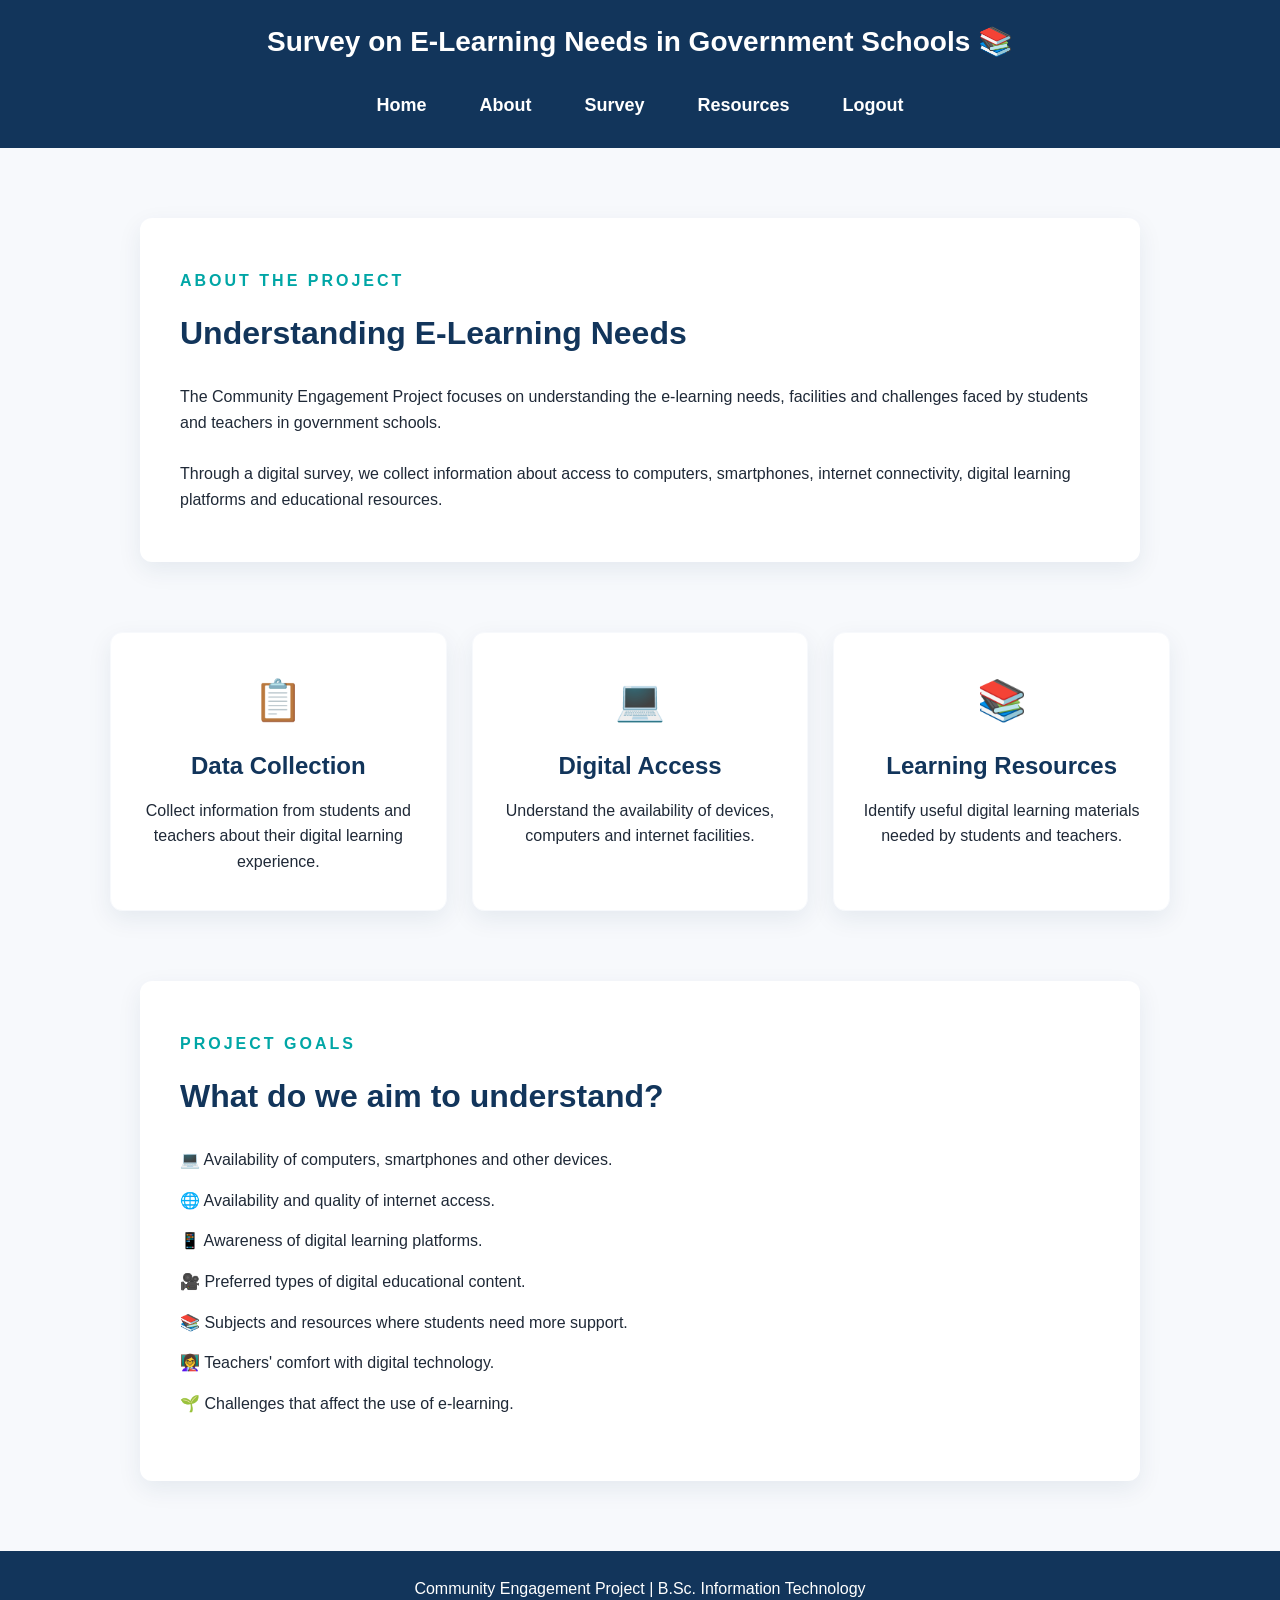
<file: about - Copy.html>
﻿<!DOCTYPE html>
<html lang="en">

<head>

    <meta charset="UTF-8">

    <meta name="viewport" content="width=device-width, initial-scale=1.0">

    <title>E-Learning CEP - About</title>

    <link rel="stylesheet" href="style.css">

</head>

<body>


    <!-- Navigation Bar -->

    <header>

        <div class="navbar">

            <h2>
                Survey on E-Learning Needs in Government Schools 📚
            </h2>

            <nav>

                <a href="home.html">Home</a>

                <a href="about.html">About</a>

                <a href="survey.html">Survey</a>

                <a href="resources.html">Resources</a>

                <a href="login.html">Logout</a>

            </nav>

        </div>

    </header>


    <!-- About Page -->

    <main>

        <section class="purpose">

            <p class="tagline">
                ABOUT THE PROJECT
            </p>

            <h2>
                Understanding E-Learning Needs
            </h2>

            <p>
                The Community Engagement Project focuses on understanding
                the e-learning needs, facilities and challenges faced by
                students and teachers in government schools.
            </p>

            <br>

            <p>
                Through a digital survey, we collect information about
                access to computers, smartphones, internet connectivity,
                digital learning platforms and educational resources.
            </p>

        </section>


        <!-- Project Objectives -->

        <section class="info-section">

            <div class="info-card">

                <div class="info-icon">📋</div>

                <h2>Data Collection</h2>

                <p>
                    Collect information from students and teachers
                    about their digital learning experience.
                </p>

            </div>


            <div class="info-card">

                <div class="info-icon">💻</div>

                <h2>Digital Access</h2>

                <p>
                    Understand the availability of devices,
                    computers and internet facilities.
                </p>

            </div>


            <div class="info-card">

                <div class="info-icon">📚</div>

                <h2>Learning Resources</h2>

                <p>
                    Identify useful digital learning materials
                    needed by students and teachers.
                </p>

            </div>

        </section>


        <!-- Project Goals -->

        <section class="purpose">

            <p class="tagline">
                PROJECT GOALS
            </p>

            <h2>
                What do we aim to understand?
            </h2>

            <div class="purpose-list">

                <h4>
                    💻 Availability of computers, smartphones and other devices.
                </h4>

                <h4>
                    🌐 Availability and quality of internet access.
                </h4>

                <h4>
                    📱 Awareness of digital learning platforms.
                </h4>

                <h4>
                    🎥 Preferred types of digital educational content.
                </h4>

                <h4>
                    📚 Subjects and resources where students need more support.
                </h4>

                <h4>
                    👩‍🏫 Teachers' comfort with digital technology.
                </h4>

                <h4>
                    🌱 Challenges that affect the use of e-learning.
                </h4>

            </div>

        </section>

    </main>


    <!-- Footer -->

    <footer>

        Community Engagement Project |
        B.Sc. Information Technology

    </footer>


</body>

</html>
</file>
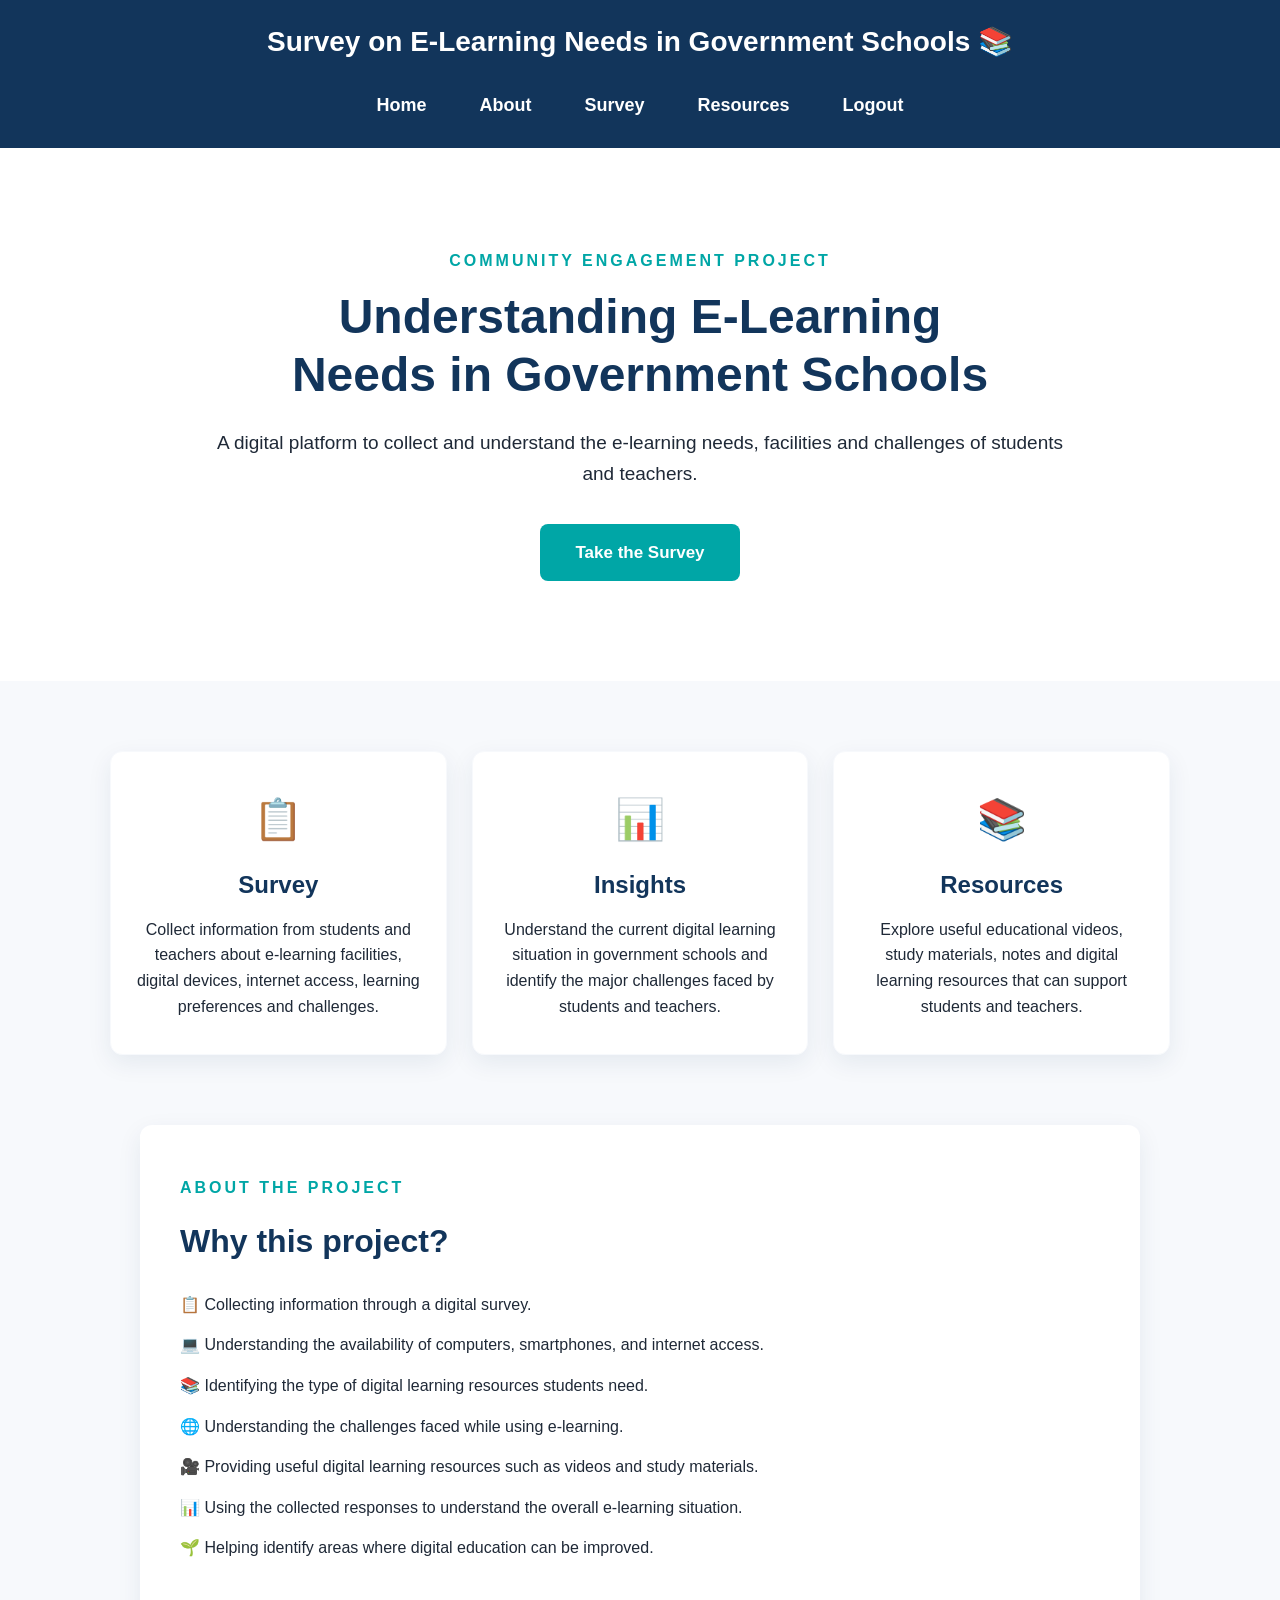
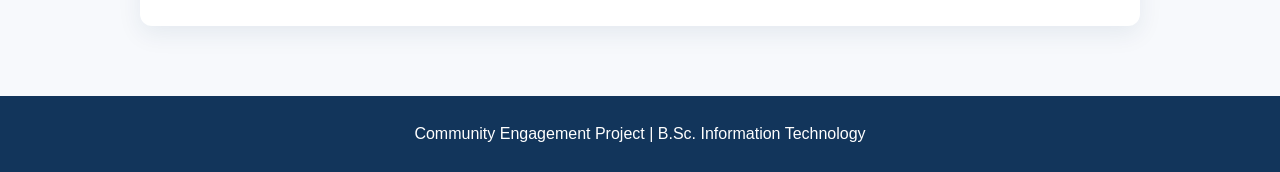
<file: home.html>
﻿<!DOCTYPE html>
<html lang="en">

<head>
    <meta charset="UTF-8">
    <meta name="viewport" content="width=device-width, initial-scale=1.0">

    <title>E-Learning CEP - Home</title>

    <link rel="stylesheet" href="style.css">
</head>

<body>

    <!-- Navigation Bar -->
    <header>
        <div class="navbar">

            <h2>Survey on E-Learning Needs in Government Schools 📚</h2>

            <nav>
                <a href="home.html">Home</a>
                <a href="about.html">About</a>
                <a href="survey.html">Survey</a>
                <a href="resources.html">Resources</a>
                <a href="index.html">Logout</a>
            </nav>

        </div>
    </header>


    <!-- Main Content -->
    <main>

        <section class="content">

            <p class="tagline">COMMUNITY ENGAGEMENT PROJECT</p>

            <h1>
                Understanding E-Learning<br>
                Needs in Government Schools
            </h1>

            <p>
                A digital platform to collect and understand the
                e-learning needs, facilities and challenges of
                students and teachers.
            </p>

            <a href="survey.html" class="survey-btn">
                Take the Survey
            </a>

        </section>


        <!-- Information Cards -->
        <section class="info-section">

            <div class="info-card">

                <div class="info-icon">📋</div>

                <h2>Survey</h2>

                <p>
                    Collect information from students and teachers
                    about e-learning facilities, digital devices,
                    internet access, learning preferences and
                    challenges.
                </p>

            </div>


            <div class="info-card">

                <div class="info-icon">📊</div>

                <h2>Insights</h2>

                <p>
                    Understand the current digital learning situation
                    in government schools and identify the major
                    challenges faced by students and teachers.
                </p>

            </div>


            <div class="info-card">

                <div class="info-icon">📚</div>

                <h2>Resources</h2>

                <p>
                    Explore useful educational videos, study materials,
                    notes and digital learning resources that can
                    support students and teachers.
                </p>

            </div>

        </section>


        <!-- About Project -->
        <section class="purpose">

            <p class="tagline">ABOUT THE PROJECT</p>

            <h2>Why this project?</h2>

            <div class="purpose-list">

                <h4>📋 Collecting information through a digital survey.</h4>

                <h4>
                    💻 Understanding the availability of computers,
                    smartphones, and internet access.
                </h4>

                <h4>
                    📚 Identifying the type of digital learning
                    resources students need.
                </h4>

                <h4>
                    🌐 Understanding the challenges faced while
                    using e-learning.
                </h4>

                <h4>
                    🎥 Providing useful digital learning resources
                    such as videos and study materials.
                </h4>

                <h4>
                    📊 Using the collected responses to understand
                    the overall e-learning situation.
                </h4>

                <h4>
                    🌱 Helping identify areas where digital education
                    can be improved.
                </h4>

            </div>

        </section>

    </main>


    <!-- Footer -->
    <footer>

        Community Engagement Project |
        B.Sc. Information Technology

    </footer>

</body>

</html>
</file>
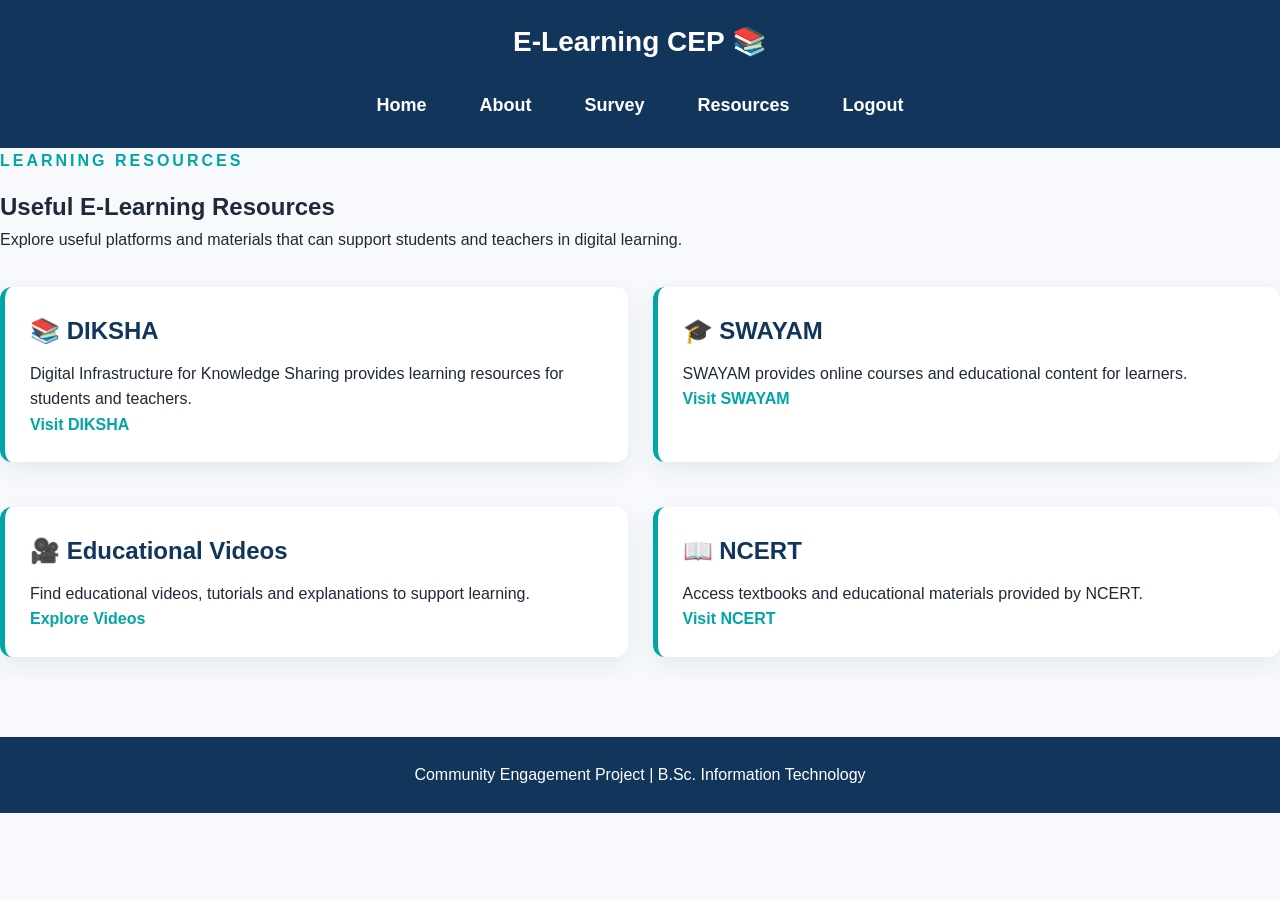
<file: resources.html>
﻿
<!DOCTYPE html>
<html lang="en">

<head>
    <meta charset="UTF-8">
    <meta name="viewport" content="width=device-width, initial-scale=1.0">
    <title>E-Learning CEP - Resources</title>
    <link rel="stylesheet" href="style.css">
</head>

<body>

    <!-- Navigation Bar -->
    <header>
        <div class="navbar">

            <h2>E-Learning CEP 📚</h2>

            <nav>
                <a href="home.html">Home</a>
                <a href="about.html">About</a>
                <a href="survey.html">Survey</a>
                <a href="resources.html">Resources</a>
                <a href="index.html">Logout</a>
            </nav>

        </div>
    </header>


    <!-- Resources -->
    <main>

        <section class="resources-section">

            <p class="tagline">LEARNING RESOURCES</p>

            <h1>Useful E-Learning Resources</h1>

            <p>
                Explore useful platforms and materials that can support
                students and teachers in digital learning.
            </p>


            <div class="resource-container">

                <!-- DIKSHA -->
                <div class="resource-card">

                    <h2>📚 DIKSHA</h2>

                    <p>
                        Digital Infrastructure for Knowledge Sharing
                        provides learning resources for students and teachers.
                    </p>

                    <a href="https://diksha.gov.in/"
                       target="_blank"
                       rel="noopener noreferrer">
                        Visit DIKSHA
                    </a>

                </div>


                <!-- SWAYAM -->
                <div class="resource-card">

                    <h2>🎓 SWAYAM</h2>

                    <p>
                        SWAYAM provides online courses and educational
                        content for learners.
                    </p>

                    <a href="https://swayam.gov.in/"
                       target="_blank"
                       rel="noopener noreferrer">
                        Visit SWAYAM
                    </a>

                </div>


                <!-- YouTube -->
                <div class="resource-card">

                    <h2>🎥 Educational Videos</h2>

                    <p>
                        Find educational videos, tutorials and
                        explanations to support learning.
                    </p>

                    <a href="https://www.youtube.com/"
                       target="_blank"
                       rel="noopener noreferrer">
                        Explore Videos
                    </a>

                </div>


                <!-- NCERT -->
                <div class="resource-card">

                    <h2>📖 NCERT</h2>

                    <p>
                        Access textbooks and educational materials
                        provided by NCERT.
                    </p>

                    <a href="https://ncert.nic.in/"
                       target="_blank"
                       rel="noopener noreferrer">
                        Visit NCERT
                    </a>

                </div>

            </div>

        </section>

    </main>


    <!-- Footer -->
    <footer>

        Community Engagement Project |
        B.Sc. Information Technology

    </footer>

</body>

</html>
</file>
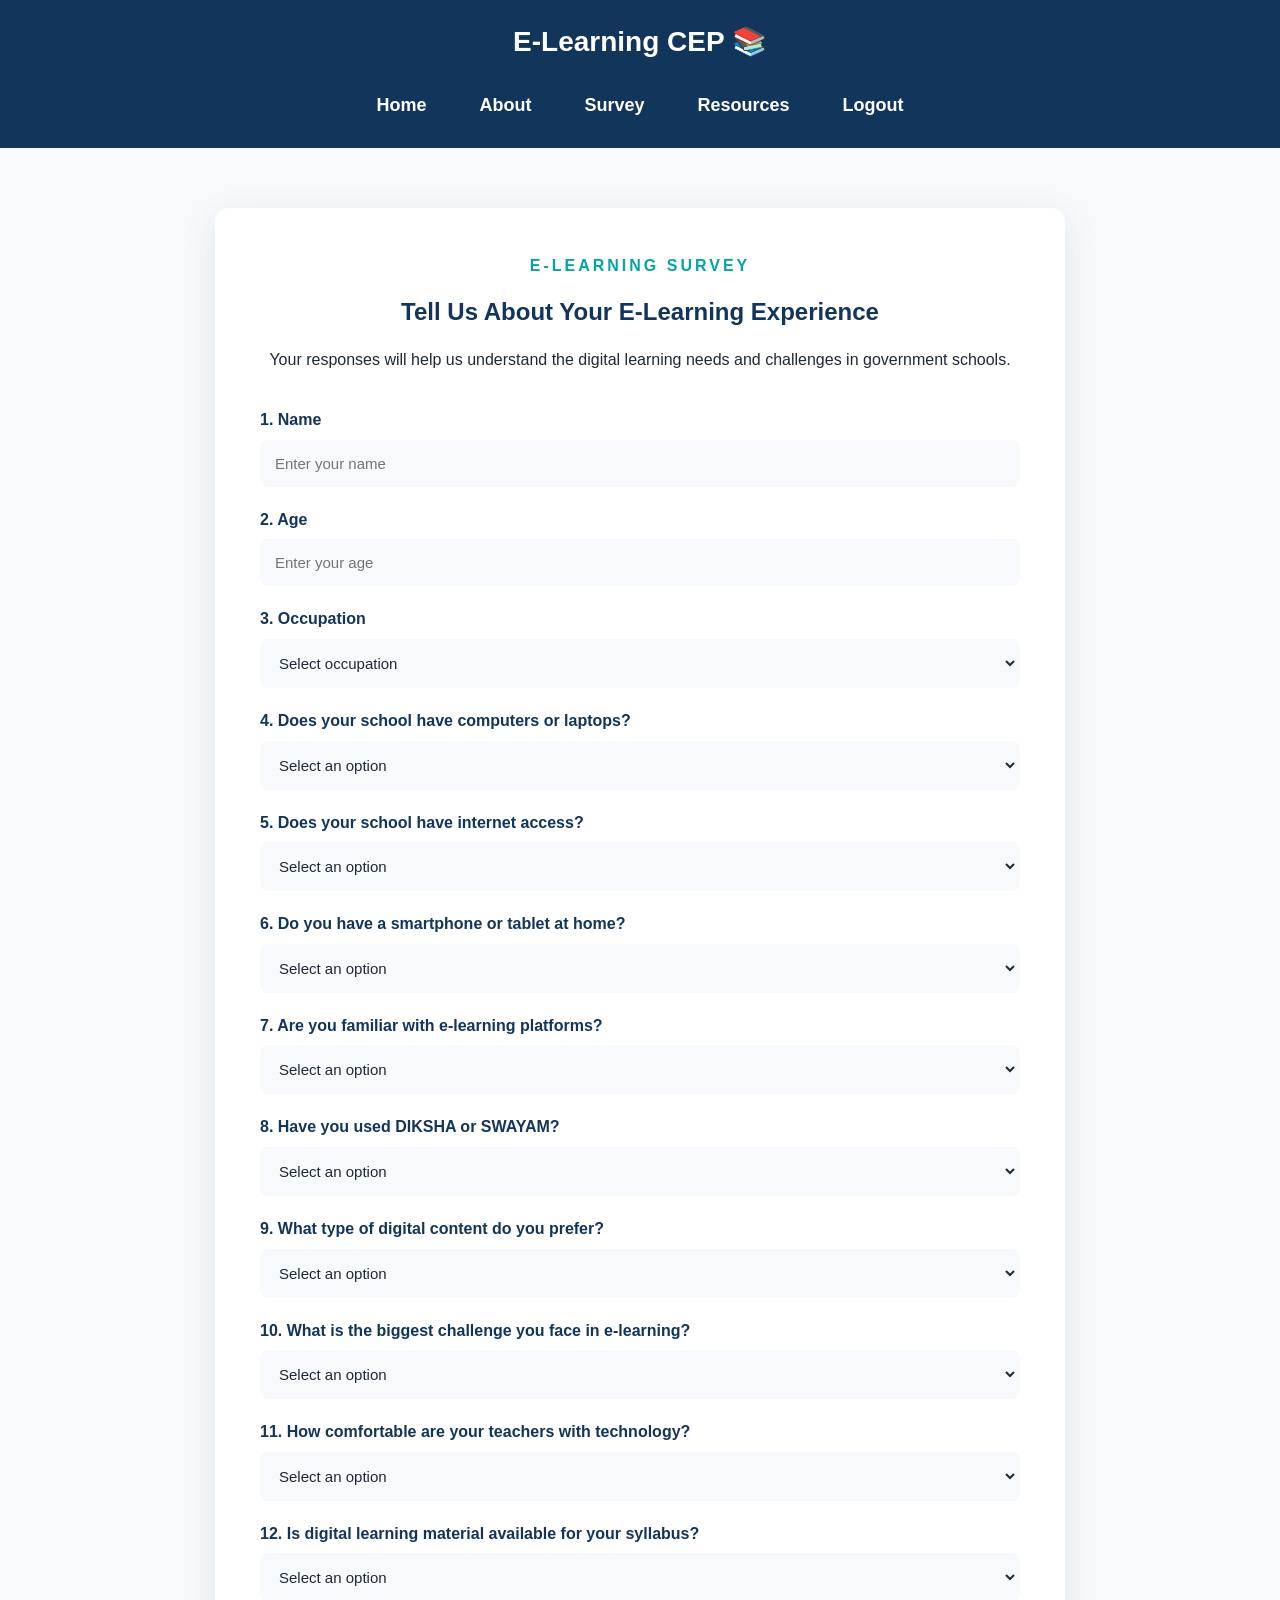
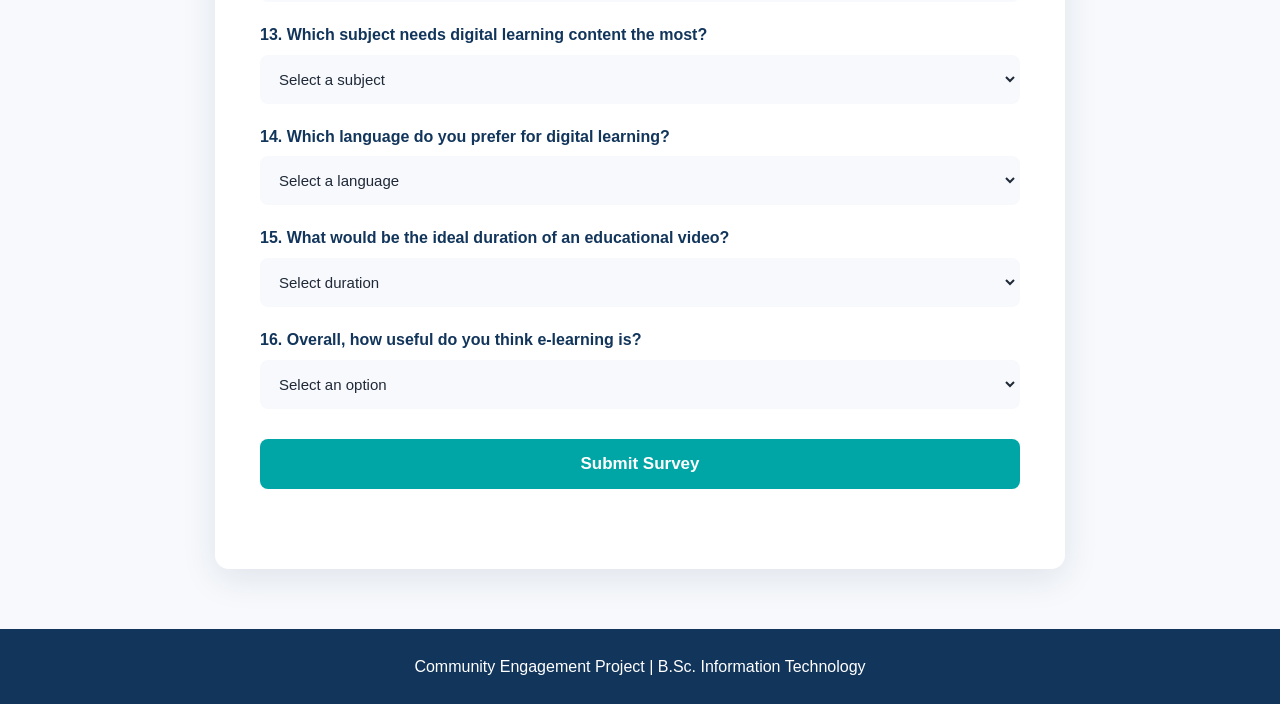
<file: survey.html>
﻿<!DOCTYPE html>
<html lang="en">

<head>
    <meta charset="UTF-8">
    <meta name="viewport" content="width=device-width, initial-scale=1.0">
    <title>E-Learning Survey</title>
    <link rel="stylesheet" href="style.css">
</head>

<body>

    <!-- Navigation Bar -->
    <header>
        <div class="navbar">

            <h2>E-Learning CEP 📚</h2>

            <nav>
                <a href="home.html">Home</a>
                <a href="about.html">About</a>
                <a href="survey.html">Survey</a>
                <a href="resources.html">Resources</a>
                <a href="index.html">Logout</a>
            </nav>

        </div>
    </header>


    <!-- Survey -->
    <section class="survey-container">

        <p class="tagline">E-LEARNING SURVEY</p>

        <h1>Tell Us About Your E-Learning Experience</h1>

        <p>
            Your responses will help us understand the digital learning
            needs and challenges in government schools.
        </p>


        <form id="surveyForm">

            <!-- 1 -->
            <label>1. Name</label>

            <input type="text"
                   name="name"
                   placeholder="Enter your name"
                   required>


            <!-- 2 -->
            <label>2. Age</label>

            <input type="number"
                   name="age"
                   placeholder="Enter your age"
                   required>


            <!-- 3 -->
            <label>3. Occupation</label>

            <select name="occupation" required>
                <option value="">Select occupation</option>
                <option value="Student">Student</option>
                <option value="Teacher">Teacher</option>
                <option value="Employee">Employee</option>
                <option value="Others">Others</option>
            </select>


            <!-- 4 -->
            <label>4. Does your school have computers or laptops?</label>

            <select name="school_computers" required>
                <option value="">Select an option</option>
                <option value="Yes">Yes</option>
                <option value="No">No</option>
                <option value="Not sure">Not sure</option>
            </select>


            <!-- 5 -->
            <label>5. Does your school have internet access?</label>

            <select name="internet_access" required>
                <option value="">Select an option</option>
                <option value="Yes">Yes</option>
                <option value="No">No</option>
                <option value="Limited access">Limited access</option>
            </select>


            <!-- 6 -->
            <label>6. Do you have a smartphone or tablet at home?</label>

            <select name="home_devices" required>
                <option value="">Select an option</option>
                <option value="Yes">Yes</option>
                <option value="No">No</option>
                <option value="Shared with family">Shared with family</option>
            </select>


            <!-- 7 -->
            <label>7. Are you familiar with e-learning platforms?</label>

            <select name="e_learning" required>
                <option value="">Select an option</option>
                <option value="Yes">Yes</option>
                <option value="No">No</option>
                <option value="Somewhat">Somewhat</option>
            </select>


            <!-- 8 -->
            <label>8. Have you used DIKSHA or SWAYAM?</label>

            <select name="diksha_swayam" required>
                <option value="">Select an option</option>
                <option value="DIKSHA">DIKSHA</option>
                <option value="SWAYAM">SWAYAM</option>
                <option value="Both">Both</option>
                <option value="Neither">Neither</option>
            </select>


            <!-- 9 -->
            <label>9. What type of digital content do you prefer?</label>

            <select name="content_preference" required>
                <option value="">Select an option</option>
                <option value="Video lectures">Video lectures</option>
                <option value="Notes / PDFs">Notes / PDFs</option>
                <option value="Interactive quizzes">Interactive quizzes</option>
                <option value="Animations">Animations</option>
            </select>


            <!-- 10 -->
            <label>10. What is the biggest challenge you face in e-learning?</label>

            <select name="e_learning_challenge" required>
                <option value="">Select an option</option>
                <option value="Poor internet connection">Poor internet connection</option>
                <option value="Lack of devices">Lack of devices</option>
                <option value="Lack of digital skills">Lack of digital skills</option>
                <option value="Limited digital content">Limited digital content</option>
                <option value="Other">Other</option>
            </select>


            <!-- 11 -->
            <label>11. How comfortable are your teachers with technology?</label>

            <select name="teacher_technology" required>
                <option value="">Select an option</option>
                <option value="Very comfortable">Very comfortable</option>
                <option value="Comfortable">Comfortable</option>
                <option value="Somewhat comfortable">Somewhat comfortable</option>
                <option value="Not comfortable">Not comfortable</option>
            </select>


            <!-- 12 -->
            <label>12. Is digital learning material available for your syllabus?</label>

            <select name="digital_material" required>
                <option value="">Select an option</option>
                <option value="Yes">Yes</option>
                <option value="No">No</option>
                <option value="Partially">Partially</option>
                <option value="Not sure">Not sure</option>
            </select>


            <!-- 13 -->
            <label>13. Which subject needs digital learning content the most?</label>

            <select name="subject_need" required>
                <option value="">Select a subject</option>
                <option value="Mathematics">Mathematics</option>
                <option value="Science">Science</option>
                <option value="English">English</option>
                <option value="Social Science">Social Science</option>
                <option value="Other">Other</option>
            </select>


            <!-- 14 -->
            <label>14. Which language do you prefer for digital learning?</label>

            <select name="language_preference" required>
                <option value="">Select a language</option>
                <option value="English">English</option>
                <option value="Hindi">Hindi</option>
                <option value="Marathi">Marathi</option>
                <option value="Other">Other</option>
            </select>


            <!-- 15 -->
            <label>15. What would be the ideal duration of an educational video?</label>

            <select name="video_duration" required>
                <option value="">Select duration</option>
                <option value="Less than 5 minutes">Less than 5 minutes</option>
                <option value="5–10 minutes">5–10 minutes</option>
                <option value="10–20 minutes">10–20 minutes</option>
                <option value="More than 20 minutes">More than 20 minutes</option>
            </select>


            <!-- 16 -->
            <label>16. Overall, how useful do you think e-learning is?</label>

            <select name="overall_usefulness" required>
                <option value="">Select an option</option>
                <option value="Very useful">Very useful</option>
                <option value="Useful">Useful</option>
                <option value="Somewhat useful">Somewhat useful</option>
                <option value="Not useful">Not useful</option>
            </select>


            <button type="submit">
                Submit Survey
            </button>

        </form>

        <p id="surveyMessage"></p>

    </section>


    <!-- Footer -->
    <footer>
        Community Engagement Project |
        B.Sc. Information Technology
    </footer>

</body>

</html>
</file>
<file: style.css>
﻿
/* ================================
   BASIC SETTINGS
================================ */
* {
    margin: 0;
    padding: 0;
    box-sizing: border-box;
}

body {
    font-family: Arial, sans-serif;
    background-color: #F7F9FC;
    color: #1F2937;
    line-height: 1.6;
}


/* ================================
   NAVIGATION BAR
================================ */

header {
    background-color: #12355B;
    color: #FFFFFF;
    padding: 20px 7%;
}

.navbar {
    max-width: 1200px;
    margin: auto;
}

    .navbar h2 {
        text-align: center;
        margin-bottom: 18px;
        font-size: 28px;
    }

nav {
    display: flex;
    justify-content: center;
    gap: 45px;
}

    nav a {
        color: #FFFFFF;
        text-decoration: none;
        font-size: 18px;
        font-weight: bold;
        padding: 8px 4px;
        transition: 0.3s;
    }

        nav a:hover {
            color: #FFB703;
        }


/* ================================
   HOME PAGE
================================ */

.content {
    text-align: center;
    padding: 100px 20px;
    background-color: #FFFFFF;
}

.tagline {
    color: #00A6A6;
    font-weight: bold;
    letter-spacing: 3px;
    margin-bottom: 15px;
}

.content h1 {
    color: #12355B;
    font-size: 48px;
    line-height: 1.2;
    margin-bottom: 25px;
}

.content p:not(.tagline) {
    max-width: 850px;
    margin: auto;
    font-size: 19px;
    color: #1F2937;
}

.survey-btn {
    display: inline-block;
    margin-top: 35px;
    padding: 15px 35px;
    background-color: #00A6A6;
    color: #FFFFFF;
    text-decoration: none;
    border-radius: 8px;
    font-weight: bold;
    font-size: 17px;
    transition: 0.3s;
}

    .survey-btn:hover {
        background-color: #12355B;
        transform: translateY(-2px);
    }


/* ================================
   INFORMATION CARDS
================================ */

.info-section {
    max-width: 1100px;
    margin: 70px auto;
    padding: 0 20px;
    display: grid;
    grid-template-columns: repeat(3, 1fr);
    gap: 25px;
}

.info-card {
    background-color: #FFFFFF;
    padding: 35px 25px;
    text-align: center;
    border-radius: 12px;
    border: 1px solid #F7F9FC;
    box-shadow: 0 8px 25px rgba(18, 53, 91, 0.08);
    transition: 0.3s;
}

    .info-card:hover {
        transform: translateY(-6px);
        border-top: 4px solid #00A6A6;
    }

.info-icon {
    font-size: 40px;
    margin-bottom: 15px;
}

.info-card h2 {
    color: #12355B;
    margin-bottom: 12px;
}

.info-card p {
    color: #1F2937;
}


/* ================================
   ABOUT / PURPOSE SECTION
================================ */

.purpose {
    max-width: 1000px;
    margin: 70px auto;
    padding: 50px 40px;
    background-color: #FFFFFF;
    border-radius: 12px;
    box-shadow: 0 8px 25px rgba(18, 53, 91, 0.08);
}

    .purpose h2 {
        color: #12355B;
        font-size: 32px;
        margin-bottom: 25px;
    }

    .purpose h4 {
        margin: 15px 0;
        color: #1F2937;
        font-weight: normal;
    }


/* ================================
   LOGIN & REGISTER
================================ */

.login-container,
.register-container {
    width: 90%;
    max-width: 500px;
    margin: 70px auto;
    padding: 45px;
    background-color: #FFFFFF;
    border-radius: 14px;
    box-shadow: 0 10px 35px rgba(18, 53, 91, 0.12);
}

    .login-container h1,
    .register-container h1 {
        text-align: center;
        color: #12355B;
        margin-bottom: 10px;
    }

    .login-container h2,
    .register-container h2 {
        text-align: center;
        color: #00A6A6;
        margin-bottom: 30px;
    }

    .login-container label,
    .register-container label {
        display: block;
        margin-top: 18px;
        margin-bottom: 7px;
        color: #12355B;
        font-weight: bold;
    }

    .login-container input,
    .register-container input {
        width: 100%;
        padding: 14px;
        border: 2px solid #F7F9FC;
        border-radius: 8px;
        background-color: #F7F9FC;
        color: #1F2937;
        font-size: 16px;
    }

        .login-container input:focus,
        .register-container input:focus {
            outline: none;
            border-color: #00A6A6;
        }

    .login-container button,
    .register-container button {
        width: 100%;
        padding: 14px;
        margin-top: 25px;
        border: none;
        border-radius: 8px;
        background-color: #00A6A6;
        color: #FFFFFF;
        font-size: 17px;
        font-weight: bold;
        cursor: pointer;
        transition: 0.3s;
    }

        .login-container button:hover,
        .register-container button:hover {
            background-color: #12355B;
        }

    .login-container p,
    .register-container p {
        text-align: center;
        margin-top: 22px;
    }

    .login-container a,
    .register-container a {
        color: #00A6A6;
        font-weight: bold;
        text-decoration: none;
    }

        .login-container a:hover,
        .register-container a:hover {
            color: #12355B;
        }


/* ================================
   SURVEY PAGE
================================ */

.survey-container {
    max-width: 850px;
    margin: 60px auto;
    padding: 45px;
    background-color: #FFFFFF;
    border-radius: 14px;
    box-shadow: 0 10px 35px rgba(18, 53, 91, 0.10);
}

    .survey-container .tagline {
        text-align: center;
    }

    .survey-container h1 {
        text-align: center;
        color: #12355B;
        margin-bottom: 15px;
    }

    .survey-container > p:not(.tagline) {
        text-align: center;
        margin-bottom: 35px;
    }

    .survey-container label {
        display: block;
        margin-top: 20px;
        margin-bottom: 7px;
        color: #12355B;
        font-weight: bold;
    }

    .survey-container input,
    .survey-container select {
        width: 100%;
        padding: 13px;
        border: 2px solid #F7F9FC;
        border-radius: 8px;
        background-color: #F7F9FC;
        color: #1F2937;
        font-size: 15px;
    }

        .survey-container input:focus,
        .survey-container select:focus {
            outline: none;
            border-color: #00A6A6;
        }

    .survey-container button {
        width: 100%;
        margin-top: 30px;
        padding: 15px;
        border: none;
        border-radius: 8px;
        background-color: #00A6A6;
        color: #FFFFFF;
        font-size: 17px;
        font-weight: bold;
        cursor: pointer;
        transition: 0.3s;
    }

        .survey-container button:hover {
            background-color: #12355B;
        }


/* ================================
   RESOURCES PAGE
================================ */

.resources-container {
    max-width: 1100px;
    margin: 60px auto;
    padding: 20px;
}

    .resources-container h1 {
        text-align: center;
        color: #12355B;
        margin-bottom: 35px;
    }

.resource-card {
    background-color: #FFFFFF;
    padding: 25px;
    margin-bottom: 20px;
    border-radius: 12px;
    box-shadow: 0 8px 25px rgba(18, 53, 91, 0.08);
    border-left: 5px solid #00A6A6;
}

    .resource-card h2 {
        color: #12355B;
        margin-bottom: 10px;
    }

    .resource-card a {
        color: #00A6A6;
        font-weight: bold;
        text-decoration: none;
    }

        .resource-card a:hover {
            color: #12355B;
        }


/* ================================
   FOOTER
================================ */

footer {
    background-color: #12355B;
    color: #FFFFFF;
    text-align: center;
    padding: 25px;
    margin-top: 60px;
}


/* ================================
   MOBILE RESPONSIVE
================================ */

@media (max-width: 768px) {

    .navbar h2 {
        font-size: 22px;
    }

    nav {
        flex-wrap: wrap;
        gap: 20px;
    }

    .content {
        padding: 70px 20px;
    }

        .content h1 {
            font-size: 34px;
        }

    .info-section {
        grid-template-columns: 1fr;
        margin: 40px auto;
    }

    .purpose {
        margin: 40px 20px;
        padding: 30px 25px;
    }

    .login-container,
    .register-container,
    .survey-container {
        width: 92%;
        padding: 30px 22px;
        margin: 40px auto;
    }
}

.resource-container {
    display: grid;
    grid-template-columns: repeat(2, 1fr);
    gap: 25px;
    margin-top: 35px;
}

.resources-container > p:not(.tagline) {
    text-align: center;
}

@media (max-width: 768px) {

    .resource-container {
        grid-template-columns: 1fr;
    }
}
</file>
